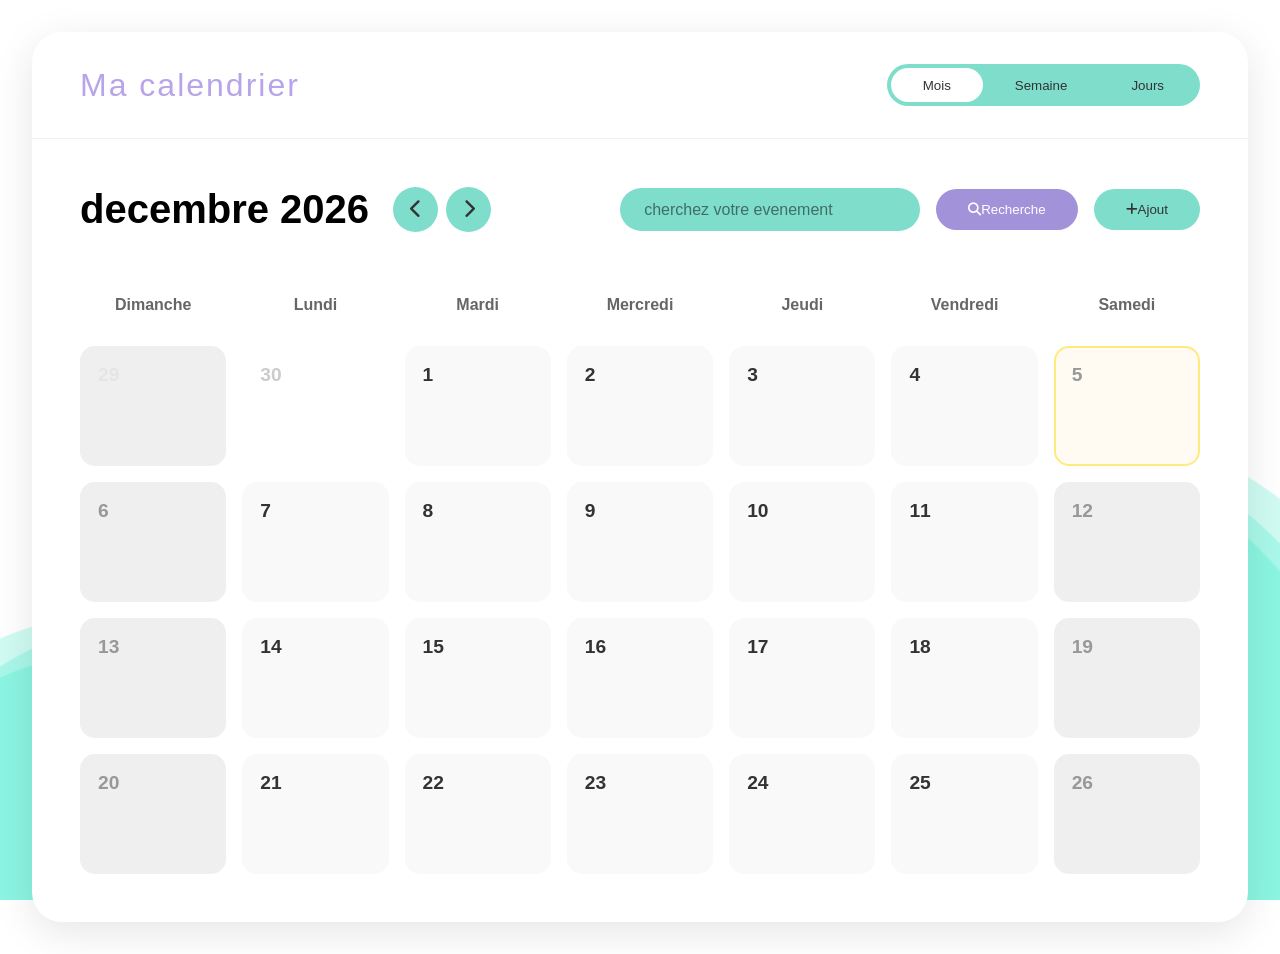
<file: index.html>
<!DOCTYPE html>
<html lang="en">

<head>
    <meta charset="UTF-8">
    <meta name="viewport" content="width=device-width, initial-scale=1.0">
    <meta name="description" content="Découvrez notre système de réservation en ligne rapide et simple. 
    Choisissez votre créneau pour une soirée, un anniversaire ou un moment VIP au notre restaurant.">
    <meta name="keywords" content="réservation en ligne Safi, réserver table restaurant, 
    restaurant VIP Safi,restaurant anniversaire, réservation,calendrier réservation restaurant">
    <meta name="author" content="Le Gourmet">
    <title>Restaurant Le Gourmet Réservez votre table en ligne à Safi</title>
    <link rel="stylesheet" href="https://cdnjs.cloudflare.com/ajax/libs/font-awesome/6.4.0/css/all.min.css">
    <link rel="stylesheet" href="calendar.css">
    <script src="calendar.js"></script>
</head>

<body>
    <div class="myCalendar">
        <header class="header">
            <h1 class="logo">Ma calendrier</h1>
            <div class="btns">
                <button class="btn active" data-view="month">Mois</button>
                <button class="btn" data-view="week">Semaine</button>
                <button class="btn" data-view="day">Jours</button>
            </div>
        </header>

        <section class="infos">
            <div class="left">
                <h1 id="date">October 2025</h1>
                <div class="navigation">
                    <button class="nav" id="precedente"><i class="fas fa-chevron-left"></i></button>
                    <button class="nav" id="suivante"><i class="fas fa-chevron-right"></i></button>
                </div>
            </div>
            <div class="right">
                <input type="text" id="search" placeholder="cherchez votre evenement">
                <button id="recherche"><i class="fas fa-search"></i>Recherche</button>
                <button id="ajout"><i class="fas fa-plus"></i>Ajout</button>
            </div>
        </section>
        <section class="mois">
            <div class="title">
                <div class="jrs">Dimanche</div>
                <div class="jrs">Lundi</div>
                <div class="jrs">Mardi</div>
                <div class="jrs">Mercredi</div>
                <div class="jrs">Jeudi</div>
                <div class="jrs">Vendredi</div>
                <div class="jrs">Samedi</div>
                
            </div>
            <div class="jours">
                <div class="jour"><div class="nb-Jour"></div></div>
                <div class="jour"><div class="nb-Jour"></div></div>
                <div class="jour"><div class="nb-Jour"></div></div>
                <div class="jour"><div class="nb-Jour"></div></div>
                <div class="jour"><div class="nb-Jour"></div></div>
                <div class="jour"><div class="nb-Jour" class="day inactive"></div></div>
                <div class="jour"><div class="nb-Jour" class="day inactive"></div></div>

                <div class="jour"><div class="nb-Jour"></div></div>
                <div class="jour"><div class="nb-Jour"></div></div>
                <div class="jour"><div class="nb-Jour"></div></div>
                <div class="jour"><div class="nb-Jour"></div></div>
                <div class="jour"><div class="nb-Jour"></div></div>
                <div class="jour"><div class="nb-Jour" class="day inactive"></div></div>
                <div class="jour"><div class="nb-Jour" class="day inactive"></div></div>

                <div class="jour"><div class="nb-Jour"></div></div>
                <div class="jour"><div class="nb-Jour"></div></div>
                <div class="jour"><div class="nb-Jour"></div></div>
                <div class="jour"><div class="nb-Jour"></div></div>
                <div class="jour"><div class="nb-Jour"></div></div>
                <div class="jour"><div class="nb-Jour" class="day inactive"></div></div>
                <div class="jour"><div class="nb-Jour" class="day inactive"></div></div>

                <div class="jour"><div class="nb-Jour"></div></div>
                <div class="jour"><div class="nb-Jour"></div></div>
                <div class="jour"><div class="nb-Jour"></div></div>
                <div class="jour"><div class="nb-Jour"></div></div>
                <div class="jour"><div class="nb-Jour"></div></div>
                <div class="jour"><div class="nb-Jour" class="day inactive"></div></div>
                <div class="jour"><div class="nb-Jour" class="day inactive"></div></div>
            </div>
        </section>
    </div>
    <div class="overlay" id="overlay"></div> 
    <section id="modal">
        <h4>Veuillez ajouter une reservation</h4>
        <form action="" method="post" id="reservationForm">
            <input type="hidden" id="reservationId">
            <input type="hidden" id="reservationDate">
            <label for="Name">Le nom </label>
            <input type="text" id="Name" required>
            <div>
                <label for="Heur-D">Heure de debut</label>
                <input type="time" id="HeurD" required>
                <label for="Heur-F">Heure de fin</label>
                <input type="time" id="HeurF" required>
            </div>
            <label for="nb">Nombre de personnes</label>
            <input type="number" id="nb" min="1" required>
            <label class="select">Type de reservation</label>
            <select id="select" required>
                <option value="">Veuillez selectionner un type</option>
                <option value="standard">Sur place</option>
                <option value="anniversaire">Anniversaire</option>
                <option value="vip">VIP</option>
            </select>
        </form>
        <div class="crud">
            <button id="add">Enregistrer</button>
            <button id="deleteBtn" style="display: none;">Supprimer</button>
            <button class="annuler">Annuler</button>
        </div>
    </section>
</body>
</html>
</file>
<file: calendar.css>
* {
    margin: 0;
    padding: 0;
    box-sizing: border-box;
}
body {
    background-image: url("/images/background.png");
    background-size: cover;
    background-repeat: no-repeat;
    background-position: center;
    background-attachment: fixed;
    font-family: Arial, sans-serif;
    min-height: 100vh;
    margin: 0;
    padding: 2rem;
}
.myCalendar {
    max-width: 1400px;
    margin: 0 auto;
    background: white;
    border-radius: 30px;
    box-shadow: 0 10px 40px rgba(0, 0, 0, 0.1);
    overflow: hidden;
}
.header {
    display: flex;
    justify-content: space-between;
    align-items: center;
    padding: 2rem 3rem;
    border-bottom: 1px solid #f0f0f0;
}
.logo {
    font-size: 2rem;
    font-weight: 300;
    color: #b8a4e8;
    letter-spacing: 2px;
}
.btns {
    display: flex;
    background-color: #7fddcc;
    border-radius: 50px;
    overflow: hidden;
    padding: 4px;
}

.btn {
    background-color: transparent;
    color: #333;
    border: none;
    padding: 0.6rem 2rem;
    cursor: pointer;
    transition: all 0.3s;
    border-radius: 50px;
    font-weight: 500;
}
.btn.active {
    background-color: white;
    color: #333;
}
.infos {
    padding: 3rem;
    display: flex;
    justify-content: space-between;
    align-items: center;
}
.left {
    display: flex;
    align-items: center;
    gap: 1.5rem;
}

#date {
    font-size: 2.5rem;
    font-weight: bold;
    color: #000;
    margin: 0;
}
.navigation {
    display: flex;
    gap: 0.5rem;
}

.nav {
    background-color: #7fddcc;
    color: #333;
    border: none;
    width: 45px;
    height: 45px;
    border-radius: 50%;
    cursor: pointer;
    transition: all 0.3s;
    display: flex;
    align-items: center;
    justify-content: center;
    font-size: 1.2rem;
}
.nav:hover {
    background-color: #6ccfbd;
}
.right {
    display: flex;
    gap: 1rem;
    align-items: center;
}
#search {
    padding: 0.8rem 1.5rem;
    border: none;
    border-radius: 50px;
    background-color: #7fddcc;
    width: 300px;
    font-size: 1rem;
    outline: none;
    color: #333;
}
#search::placeholder {
    color: rgba(0, 0, 0, 0.5);
}

#recherche {
    background-color: #a192d9;
    color: white;
    border: none;
    padding: 0.8rem 2rem;
    border-radius: 50px;
    cursor: pointer;
    font-weight: 500;
    transition: all 0.3s;
}

#recherche:hover {
    background-color: #8f7fc9;
}
#ajout {
    background-color: #7fddcc;
    color: #333;
    border: none;
    padding: 0.8rem 2rem;
    border-radius: 50px;
    cursor: pointer;
    font-weight: 500;
    transition: all 0.3s;
}

#ajout:hover {
    background-color: #6ccfbd;
}
.mois {
    padding: 0 3rem 3rem 3rem;
}
.title {
    display: grid;
    grid-template-columns: repeat(7, 1fr);
    gap: 1rem;
    margin-bottom: 1rem;
}
.jrs {
    text-align: center;
    font-weight: 600;
    color: #666;
    padding: 1rem;
    font-size: 1rem;
}
.jours {
    display: grid;
    grid-template-columns: repeat(7, 1fr);
    gap: 1rem;
}
.jour {
    min-height: 120px;
    padding: 1rem;
    border-radius: 15px;
    background: #f9f9f9;
    cursor: pointer;
    transition: all 0.3s;
    border: 2px solid transparent;
}
.jour:hover:not(.autre-mois):not(.weekend) {
    background-color: #e8f5f3;
    border-color: #7fddcc;
    transform: translateY(-2px);
}

.jour.autre-mois {
    background-color: transparent;
    color: #ccc;
    cursor: default;
}
.jour.weekend {
    background-color: #e0e0e0;
    cursor: not-allowed;
    pointer-events: none;
    opacity: 0.5;
}

.jour.aujourdhui {
    background-color: #fff9e6;
    border-color: #ffd700;
}
.nb-Jour {
    font-size: 1.2rem;
    font-weight: 600;
    color: #333;
    margin-bottom: 0.5rem;
}
.jour.autre-mois .nb-Jour {
    color: #ccc;
}
.event {
    padding: 0.5rem;
    margin-top: 0.3rem;
    border-radius: 8px;
    font-size: 0.8rem;
    cursor: pointer;
    overflow: hidden;
    text-overflow: ellipsis;
    white-space: nowrap;
    font-weight: 500;
}
.standard {
    background-color: #82a1ff;
    color: white;
}
.vip {
    background-color: #ffa8a1;
    color: white;
}
.anniversaire {
    background-color: #f5ff88;
    color: white;
}
/* form reservation */
#modal {
    display: none;
    position: fixed;
    top: 50%;
    left: 50%;
    transform: translate(-50%, -50%);
    background: white;
    padding: 2rem;
    border-radius: 15px;
    box-shadow: 0 10px 40px rgba(0, 0, 0, 0.3);
    z-index: 1000;
    width: 90%;
    max-width: 500px;
}
#modal.show {
    display: block;
}
#modal h4 {
    margin-bottom: 1.5rem;
    color: #333;
    font-size: 1.5rem;
}
form {
    display: flex;
    flex-direction: column;
    gap: 1rem;
}
form label {
    font-weight: 600;
    color: #555;
    margin-bottom: 0.3rem;
}
form input,
form select {
    padding: 0.8rem;
    border: 1px solid #ddd;
    border-radius: 8px;
    font-size: 1rem;
    outline: none;
    transition: border-color 0.3s;
}
form input:focus,
form select:focus {
    border-color: #7fddcc;
}
form>div {
    display: grid;
    grid-template-columns: 1fr 1fr;
    gap: 1rem;
}
.crud {
    display: flex;
    gap: 1rem;
    margin-top: 1.5rem;
    justify-content: flex-end;
}
.crud button {
    padding: 0.8rem 1.5rem;
    border: none;
    border-radius: 8px;
    cursor: pointer;
    font-weight: 500;
    transition: all 0.3s;
}

.crud button:first-child {
    background-color: #7fddcc;
    color: #333;
}

.crud button:first-child:hover {
    background-color: #6ccfbd;
}

.crud button:nth-child(2) {
    background-color: #f44336;
    color: white;
}

.crud button:nth-child(2):hover {
    background-color: #d32f2f;
}

.crud button:last-child {
    background-color: #ddd;
    color: #333;
}

.crud button:last-child:hover {
    background-color: #ccc;
}
.overlay {
    display: none;
    position: fixed;
    top: 0;
    left: 0;
    width: 100%;
    height: 100%;
    background: rgba(0, 0, 0, 0.5);
    z-index: 999;
}
.overlay.show {
    display: block;
}
@media (max-width: 1200px) {
    .infos {
        flex-direction: column;
        gap: 2rem;
    }

    .right {
        flex-wrap: wrap;
    }
}
@media (max-width: 768px) {
    body {
        padding: 1rem;
    }
    .header {
        flex-direction: column;
        gap: 1rem;
    }
    .infos {
        padding: 1.5rem;
        flex-direction: column;
        gap: 1.5rem;
    }
    .left {
        flex-direction: column;
        gap: 1rem;
    }
    .right {
        flex-direction: column;
        width: 100%;
    }
    .title {
        gap: 0.3rem;
    }
    .jrs {
        padding: 0.5rem 0.2rem;
        font-size: 0.75rem;
    }
    #date {
        font-size: 1.8rem;
    }
    .jours {
        gap: 0.5rem;
    }
    .jour {
        min-height: 80px;
        padding: 0.5rem;
    }
    #search {
        width: 200px;
    }
    .event {
        font-size: 0.65rem;
        padding: 0.3rem;
        margin-top: 0.2rem;
    }
    #recherche,#ajout{
        width: 100%;
    }
}
</file>
